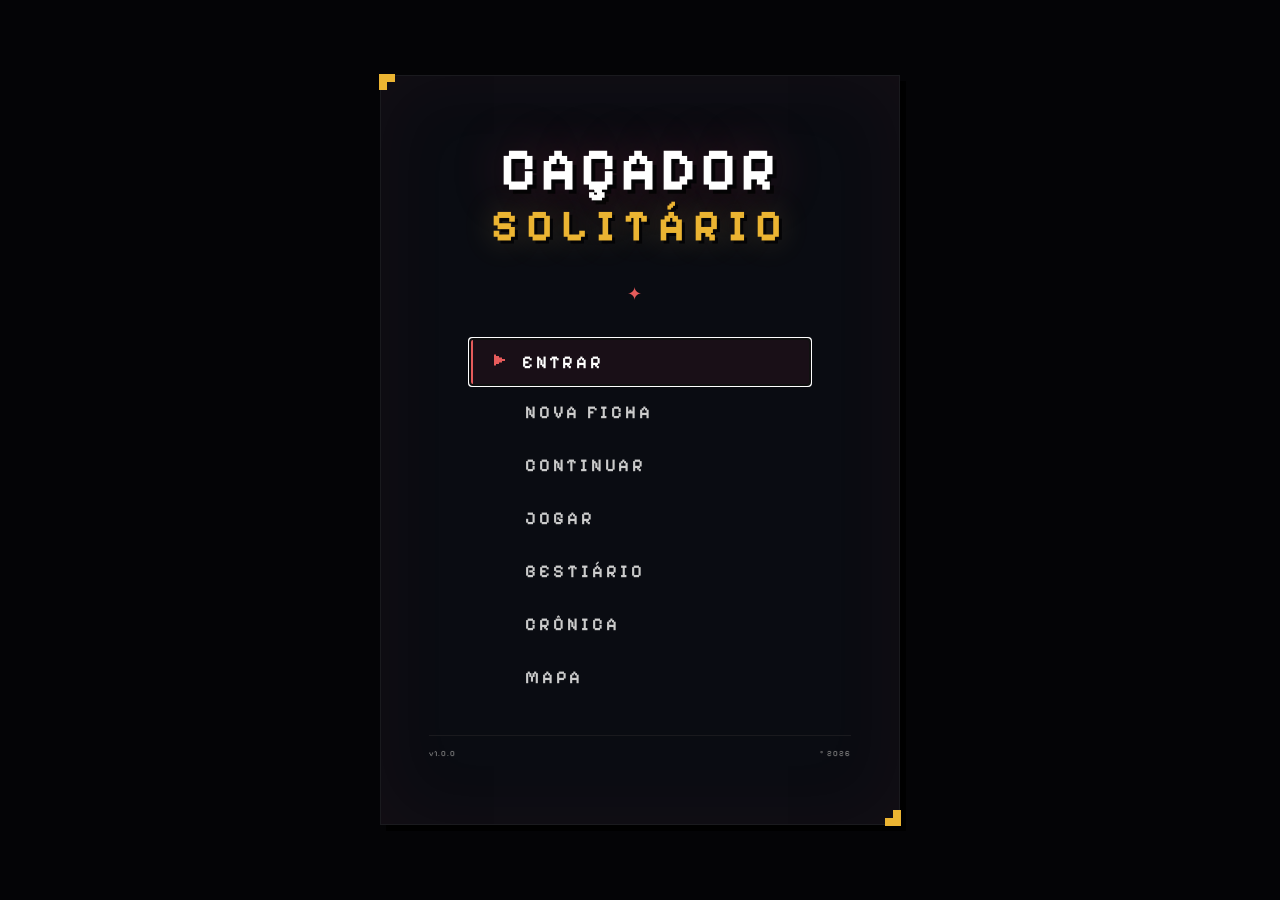
<file: index.html>
﻿<!DOCTYPE html>
<html lang="pt-BR">

<head>
    <meta charset="UTF-8">
    <meta name="viewport" content="width=device-width, initial-scale=1.0">
    <title>Caçador Solitário</title>

    <link rel="preconnect" href="https://fonts.googleapis.com">
    <link rel="preconnect" href="https://fonts.gstatic.com" crossorigin>
    <link
        href="https://fonts.googleapis.com/css2?family=IBM+Plex+Sans:wght@400;600;700&family=Pixelify+Sans:wght@400;600;700&family=Press+Start+2P&display=swap"
        rel="stylesheet">

    <link rel="stylesheet" href="css/global.css">
    <link rel="stylesheet" href="css/home.css">
</head>

<body class="pagina-home">

    <!-- Vídeo de fundo -->
    <video class="home-bg-video" autoplay muted playsinline loop>
        <source src="assets/images/backgrounds/fundo.mp4" type="video/mp4">
    </video>
    <div class="home-bg-overlay"></div>

    <!-- Tela de título -->
    <main class="title-screen">
        <div class="title-panel">

            <h1 class="title-logo">
                <span class="title-logo-main">CAÇADOR</span>
                <span class="title-logo-sub">SOLITÁRIO</span>
            </h1>

            <div class="title-ornament" aria-hidden="true">✦</div>

            <nav class="title-menu" aria-label="Menu principal">

                <button class="title-menu-item" data-action="entrar" type="button">
                    <span class="menu-cursor">▶</span>
                    <span class="menu-label">ENTRAR</span>
                </button>

                <a href="criar.html" class="title-menu-item">
                    <span class="menu-cursor">▶</span>
                    <span class="menu-label">NOVA FICHA</span>
                </a>

                <a href="ficha.html" class="title-menu-item">
                    <span class="menu-cursor">▶</span>
                    <span class="menu-label">CONTINUAR</span>
                </a>

                <a href="jogar.html" class="title-menu-item">
                    <span class="menu-cursor">▶</span>
                    <span class="menu-label">JOGAR</span>
                </a>

                <a href="personagens.html" class="title-menu-item">
                    <span class="menu-cursor">▶</span>
                    <span class="menu-label">BESTIÁRIO</span>
                </a>

                <a href="historia.html" class="title-menu-item">
                    <span class="menu-cursor">▶</span>
                    <span class="menu-label">CRÔNICA</span>
                </a>

                <a href="mapa.html" class="title-menu-item">
                    <span class="menu-cursor">▶</span>
                    <span class="menu-label">MAPA</span>
                </a>

            </nav>

            <div class="title-footer">
                <span>v1.0.0</span>
                <span>© 2026</span>
            </div>

        </div>
    </main>

    <!-- Modal de login -->
    <div class="login-overlay" id="loginOverlay" aria-hidden="true">
        <div class="login-modal" role="dialog" aria-modal="true">

            <button class="login-close" id="loginClose" aria-label="Fechar" type="button">✕</button>

            <h2 class="login-title">Entrar</h2>
            <p class="login-subtitle">A jornada começa</p>

            <form class="login-form" id="loginForm">

                <div class="form-group">
                    <label class="form-label" for="email">Nome do Caçador</label>
                    <input type="text" id="email" name="email" class="form-input" placeholder="cacador@kagetsumi.jp"
                        autocomplete="username" required>
                </div>

                <div class="form-group">
                    <label class="form-label" for="senha">Senha</label>
                    <input type="password" id="senha" name="senha" class="form-input" placeholder="••••••••"
                        autocomplete="current-password" required>
                </div>

                <button type="submit" class="btn btn-primary btn-full btn-lg">Entrar</button>

            </form>

            <div class="login-links">
                <a href="#">Esqueci minha senha</a>
            </div>

        </div>
    </div>

    <script src="js/global.js"></script>
    <script src="js/home.js"></script>

</body>

</html>
</file>
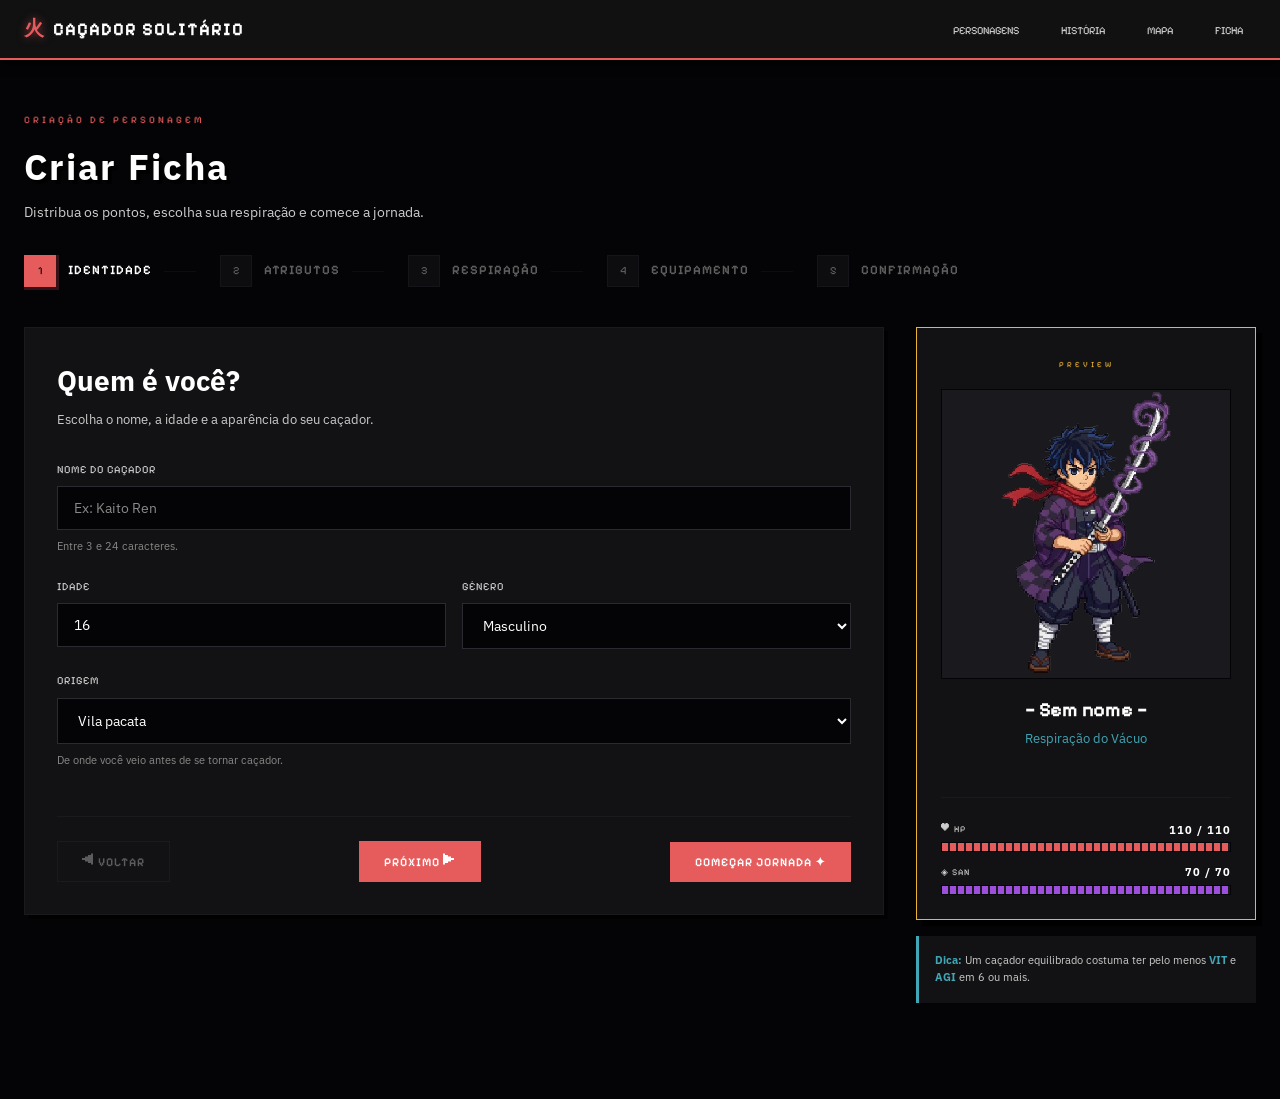
<file: criar.html>
﻿<!DOCTYPE html>
<html lang="pt-BR">

<head>
    <meta charset="UTF-8">
    <meta name="viewport" content="width=device-width, initial-scale=1.0">
    <title>Criar Ficha — Caçador Solitário</title>

    <link rel="icon" type="image/svg+xml" href="assets/icons/ui/favicon.svg">
    <link rel="preconnect" href="https://fonts.googleapis.com">
    <link rel="preconnect" href="https://fonts.gstatic.com" crossorigin>
    <link
        href="https://fonts.googleapis.com/css2?family=IBM+Plex+Sans:wght@400;600;700&family=Pixelify+Sans:wght@400;600;700&family=Press+Start+2P&display=swap"
        rel="stylesheet">

    <link rel="stylesheet" href="css/global.css">
    <link rel="stylesheet" href="css/criar.css">
</head>

<body class="pagina-criar">

    <!-- ============================================================
     HEADER
     ============================================================ -->
    <header class="main-header">
        <div class="header-inner">
            <a href="index.html" class="brand">
                <span class="brand-mark">火</span>
                <span>Caçador Solitário</span>
            </a>
            <nav>
                <ul class="main-nav">
                    <li><a href="personagens.html">Personagens</a></li>
                    <li><a href="historia.html">História</a></li>
                    <li><a href="mapa.html">Mapa</a></li>
                    <li><a href="ficha.html">Ficha</a></li>
                </ul>
            </nav>
        </div>
    </header>

    <!-- ============================================================
     WIZARD DE CRIAÇÃO
     ============================================================ -->
    <main class="create-area">

        <div class="container">

            <!-- Cabeçalho -->
            <div class="create-header">
                <span class="eyebrow">Criação de Personagem</span>
                <h1 class="create-title">Criar Ficha</h1>
                <p class="create-subtitle">
                    Distribua os pontos, escolha sua respiração e comece a jornada.
                </p>
            </div>

            <!-- Barra de passos -->
            <nav class="stepper" aria-label="Etapas">
                <ol class="stepper-list">
                    <li class="stepper-item active" data-step="1">
                        <span class="stepper-num">1</span>
                        <span class="stepper-label">Identidade</span>
                    </li>
                    <li class="stepper-item" data-step="2">
                        <span class="stepper-num">2</span>
                        <span class="stepper-label">Atributos</span>
                    </li>
                    <li class="stepper-item" data-step="3">
                        <span class="stepper-num">3</span>
                        <span class="stepper-label">Respiração</span>
                    </li>
                    <li class="stepper-item" data-step="4">
                        <span class="stepper-num">4</span>
                        <span class="stepper-label">Equipamento</span>
                    </li>
                    <li class="stepper-item" data-step="5">
                        <span class="stepper-num">5</span>
                        <span class="stepper-label">Confirmação</span>
                    </li>
                </ol>
            </nav>

            <!-- Painel de conteúdo -->
            <div class="create-layout">

                <!-- Coluna principal -->
                <div class="create-main">

                    <!-- ========== ETAPA 1: IDENTIDADE ========== -->
                    <section class="step-panel active" data-panel="1">
                        <h2 class="step-title">Quem é você?</h2>
                        <p class="step-desc">Escolha o nome, a idade e a aparência do seu caçador.</p>

                        <div class="form-group">
                            <label class="form-label" for="charName">Nome do Caçador</label>
                            <input type="text" id="charName" class="form-input" placeholder="Ex: Kaito Ren"
                                maxlength="24" required>
                            <p class="form-help">Entre 3 e 24 caracteres.</p>
                        </div>

                        <div class="form-row">
                            <div class="form-group">
                                <label class="form-label" for="charAge">Idade</label>
                                <input type="number" id="charAge" class="form-input" min="14" max="60" value="16">
                            </div>
                            <div class="form-group">
                                <label class="form-label" for="charGender">Gênero</label>
                                <select id="charGender" class="form-input">
                                    <option value="m">Masculino</option>
                                    <option value="f">Feminino</option>
                                    <option value="n">Não-binário</option>
                                </select>
                            </div>
                        </div>

                        <div class="form-group">
                            <label class="form-label" for="charBackground">Origem</label>
                            <select id="charBackground" class="form-input">
                                <option value="vila">Vila pacata</option>
                                <option value="floresta">Floresta isolada</option>
                                <option value="costa">Vila costeira</option>
                                <option value="montanha">Montanha</option>
                                <option value="cidade">Cidade grande</option>
                            </select>
                            <p class="form-help">De onde você veio antes de se tornar caçador.</p>
                        </div>
                    </section>

                    <!-- ========== ETAPA 2: ATRIBUTOS ========== -->
                    <section class="step-panel" data-panel="2">
                        <h2 class="step-title">Distribua seus atributos</h2>
                        <p class="step-desc">
                            Você tem <strong id="pointsTotal">30</strong> pontos para distribuir.
                            Mínimo <strong>3</strong> por atributo, máximo <strong>10</strong>.
                        </p>

                        <!-- Contador de pontos restantes -->
                        <div class="points-counter" id="pointsCounter">
                            <div class="points-counter-main">
                                <span class="points-counter-value" id="pointsRemaining">30</span>
                                <span class="points-counter-label">pontos restantes</span>
                            </div>
                            <div class="points-counter-secondary">
                                <span>Mín: <strong>3</strong></span>
                                <span>Máx: <strong>10</strong></span>
                            </div>
                        </div>

                        <!-- Lista de atributos -->
                        <div class="attributes-editor" id="attributesEditor">
                            <!-- Linhas entram via JS -->
                        </div>

                        <!-- Preview calculado -->
                        <div class="preview-block">
                            <h3 class="preview-title">Derivados</h3>
                            <div class="preview-grid">
                                <div class="preview-item">
                                    <span class="preview-icon preview-icon-hp">♥</span>
                                    <div>
                                        <span class="preview-label">Pontos de Vida (HP)</span>
                                        <span class="preview-value" id="previewHp">—</span>
                                    </div>
                                </div>
                                <div class="preview-item">
                                    <span class="preview-icon preview-icon-san">◈</span>
                                    <div>
                                        <span class="preview-label">Sanidade (SAN)</span>
                                        <span class="preview-value" id="previewSan">—</span>
                                    </div>
                                </div>
                                <div class="preview-item">
                                    <span class="preview-icon preview-icon-atk">⚔</span>
                                    <div>
                                        <span class="preview-label">Ataque</span>
                                        <span class="preview-value" id="previewAtk">—</span>
                                    </div>
                                </div>
                                <div class="preview-item">
                                    <span class="preview-icon preview-icon-def">🛡</span>
                                    <div>
                                        <span class="preview-label">Defesa</span>
                                        <span class="preview-value" id="previewDef">—</span>
                                    </div>
                                </div>
                            </div>
                        </div>
                    </section>

                    <!-- ========== ETAPA 3: RESPIRAÇÃO ========== -->
                    <section class="step-panel" data-panel="3">
                        <h2 class="step-title">Escolha sua Respiração</h2>
                        <p class="step-desc">Cada respiração concede bônus únicos ao caçador.</p>

                        <div class="cards-select" id="breathingSelect">
                            <!-- Cards entram via JS -->
                        </div>
                    </section>

                    <!-- ========== ETAPA 4: EQUIPAMENTO ========== -->
                    <section class="step-panel" data-panel="4">
                        <h2 class="step-title">Escolha seu equipamento inicial</h2>
                        <p class="step-desc">Comece a jornada com o equipamento que combina com seu estilo.</p>

                        <div class="cards-select" id="equipmentSelect">
                            <!-- Cards entram via JS -->
                        </div>
                    </section>

                    <!-- ========== ETAPA 5: CONFIRMAÇÃO ========== -->
                    <section class="step-panel" data-panel="5">
                        <h2 class="step-title">Confirme sua ficha</h2>
                        <p class="step-desc">Revise tudo antes de iniciar a jornada.</p>

                        <div class="summary" id="summary">
                            <!-- Resumo entra via JS -->
                        </div>
                    </section>

                    <!-- Navegação entre etapas -->
                    <div class="step-nav">
                        <button class="btn btn-ghost" id="prevBtn" type="button" disabled>
                            ◀ Voltar
                        </button>
                        <button class="btn btn-primary" id="nextBtn" type="button">
                            Próximo ▶
                        </button>
                        <button class="btn btn-primary" id="confirmBtn" type="button" hidden>
                            Começar Jornada ✦
                        </button>
                    </div>

                </div>

                <!-- Coluna lateral: preview do personagem -->
                <aside class="create-sidebar">

                    <div class="preview-card">
                        <div class="preview-card-header">
                            <span class="preview-card-label">PREVIEW</span>
                        </div>

                        <div class="preview-portrait">
                            <img src="assets/images/personagem.png" alt="Preview" class="preview-portrait-img"
                                id="previewPortrait">
                        </div>

                        <div class="preview-name" id="previewName">— Sem nome —</div>
                        <div class="preview-role" id="previewRole">— sem respiração —</div>

                        <div class="preview-stats" id="previewStats">
                            <!-- Stats compactas entram via JS -->
                        </div>

                        <div class="preview-meters">
                            <div class="meter meter--hp">
                                <div class="meter__label">
                                    <span>♥ HP</span>
                                    <span class="meter__value" id="sidebarHp">— / —</span>
                                </div>
                                <div class="meter__segments" id="sidebarHpSegments"></div>
                            </div>
                            <div class="meter meter--san">
                                <div class="meter__label">
                                    <span>◈ SAN</span>
                                    <span class="meter__value" id="sidebarSan">— / —</span>
                                </div>
                                <div class="meter__segments" id="sidebarSanSegments"></div>
                            </div>
                        </div>
                    </div>

                    <!-- Avisos -->
                    <div class="sidebar-info">
                        <p class="sidebar-hint">
                            <strong>Dica:</strong> Um caçador equilibrado costuma ter
                            pelo menos <strong>VIT</strong> e <strong>AGI</strong> em 6 ou mais.
                        </p>
                    </div>

                </aside>

            </div>

        </div>

    </main>

    <!-- Toast -->
    <div class="toast" id="toast" hidden>
        <span class="toast-text"></span>
    </div>

    <script src="data/atributos.js"></script>
    <script src="data/respiracoes.js"></script>
    <script src="data/equipamentos.js"></script>
    <script src="js/global.js"></script>
    <script src="js/criar.js"></script>

</body>

</html>
</file>
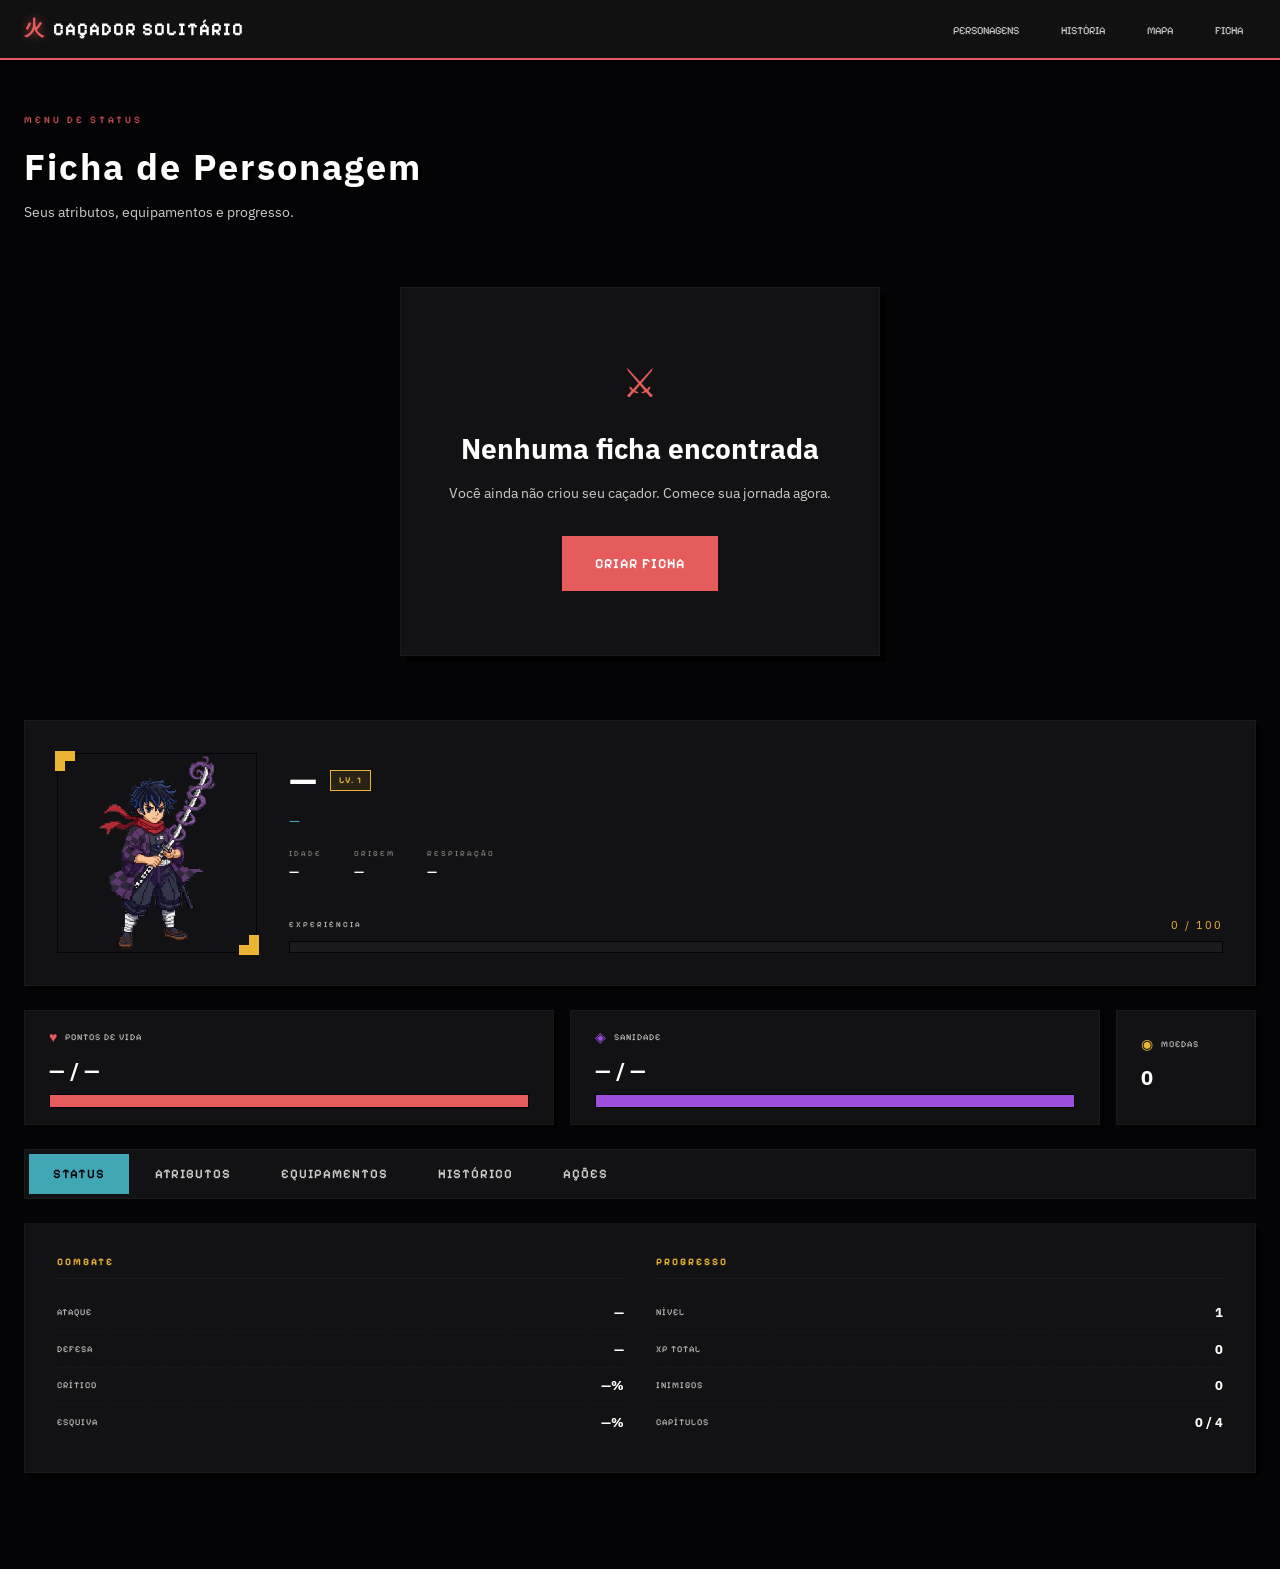
<file: ficha.html>
﻿<!DOCTYPE html>
<html lang="pt-BR">

<head>
    <meta charset="UTF-8">
    <meta name="viewport" content="width=device-width, initial-scale=1.0">
    <title>Ficha — Caçador Solitário</title>

    <link rel="icon" type="image/svg+xml" href="assets/icons/ui/favicon.svg">
    <link rel="preconnect" href="https://fonts.googleapis.com">
    <link rel="preconnect" href="https://fonts.gstatic.com" crossorigin>
    <link
        href="https://fonts.googleapis.com/css2?family=IBM+Plex+Sans:wght@400;600;700&family=Pixelify+Sans:wght@400;600;700&family=Press+Start+2P&display=swap"
        rel="stylesheet">

    <link rel="stylesheet" href="css/global.css">
    <link rel="stylesheet" href="css/ficha.css">
</head>

<body class="pagina-ficha">

    <!-- ============================================================
     HEADER
     ============================================================ -->
    <header class="main-header">
        <div class="header-inner">
            <a href="index.html" class="brand">
                <span class="brand-mark">火</span>
                <span>Caçador Solitário</span>
            </a>
            <nav>
                <ul class="main-nav">
                    <li><a href="personagens.html">Personagens</a></li>
                    <li><a href="historia.html">História</a></li>
                    <li><a href="mapa.html">Mapa</a></li>
                    <li><a href="ficha.html">Ficha</a></li>
                </ul>
            </nav>
        </div>
    </header>

    <!-- ============================================================
     ÁREA DA FICHA
     ============================================================ -->
    <main class="sheet-area">
        <div class="container">

            <!-- Cabeçalho -->
            <div class="sheet-header">
                <span class="eyebrow">Menu de Status</span>
                <h1 class="sheet-title">Ficha de Personagem</h1>
                <p class="sheet-subtitle">Seus atributos, equipamentos e progresso.</p>
            </div>

            <!-- Se não tiver ficha criada -->
            <div class="empty-state" id="emptyState" hidden>
                <div class="empty-icon">⚔</div>
                <h2 class="empty-title">Nenhuma ficha encontrada</h2>
                <p class="empty-text">
                    Você ainda não criou seu caçador. Comece sua jornada agora.
                </p>
                <a href="criar.html" class="btn btn-primary btn-lg">Criar Ficha</a>
            </div>

            <!-- Ficha completa (aparece se tiver ficha salva) -->
            <div class="sheet" id="sheet" hidden>

                <!-- ============================================================
                 IDENTIDADE
                 ============================================================ -->
                <section class="sheet__identity">

                    <div class="sheet__portrait">
                        <img id="sheetPortrait" src="assets/images/personagem.png" alt="Retrato do caçador"
                            class="sheet__portrait-img">
                        <div class="sheet__portrait-frame"></div>
                    </div>

                    <div class="sheet__info">

                        <div class="sheet__name-row">
                            <h2 class="sheet__name" id="sheetName">—</h2>
                            <span class="badge badge-gold" id="sheetLevel">LV. 1</span>
                        </div>

                        <p class="sheet__class" id="sheetClass">—</p>

                        <div class="sheet__meta">
                            <div class="sheet__meta-item">
                                <span class="sheet__meta-label">IDADE</span>
                                <span class="sheet__meta-value" id="sheetAge">—</span>
                            </div>
                            <div class="sheet__meta-item">
                                <span class="sheet__meta-label">ORIGEM</span>
                                <span class="sheet__meta-value" id="sheetOrigin">—</span>
                            </div>
                            <div class="sheet__meta-item">
                                <span class="sheet__meta-label">RESPIRAÇÃO</span>
                                <span class="sheet__meta-value" id="sheetBreath">—</span>
                            </div>
                        </div>

                        <!-- XP Bar -->
                        <div class="xp-bar">
                            <div class="xp-bar__label">
                                <span>EXPERIÊNCIA</span>
                                <span class="xp-bar__value" id="sheetXpValue">0 / 100</span>
                            </div>
                            <div class="xp-bar__track">
                                <div class="xp-bar__fill" id="sheetXpFill" style="width: 0%"></div>
                            </div>
                        </div>

                    </div>

                </section>

                <!-- ============================================================
                 HP / SAN / MOEDAS
                 ============================================================ -->
                <section class="sheet__vitals">

                    <div class="vital-box">
                        <div class="vital-box__header">
                            <span class="vital-box__icon vital-box__icon--hp">♥</span>
                            <span class="vital-box__title">Pontos de Vida</span>
                        </div>
                        <div class="vital-box__value" id="sheetHpValue">— / —</div>
                        <div class="vital-box__bar">
                            <div class="vital-box__fill vital-box__fill--hp" id="sheetHpFill" style="width: 100%"></div>
                        </div>
                    </div>

                    <div class="vital-box">
                        <div class="vital-box__header">
                            <span class="vital-box__icon vital-box__icon--san">◈</span>
                            <span class="vital-box__title">Sanidade</span>
                        </div>
                        <div class="vital-box__value" id="sheetSanValue">— / —</div>
                        <div class="vital-box__bar">
                            <div class="vital-box__fill vital-box__fill--san" id="sheetSanFill" style="width: 100%">
                            </div>
                        </div>
                    </div>

                    <div class="vital-box vital-box--compact">
                        <div class="vital-box__header">
                            <span class="vital-box__icon vital-box__icon--gold">◉</span>
                            <span class="vital-box__title">Moedas</span>
                        </div>
                        <div class="vital-box__value" id="sheetCoins">0</div>
                    </div>

                </section>

                <!-- ============================================================
                 SUB-ABAS
                 ============================================================ -->
                <nav class="sheet__tabs" role="tablist">
                    <button class="sheet__tab active" data-panel="panelStatus" role="tab" type="button">
                        Status
                    </button>
                    <button class="sheet__tab" data-panel="panelAttrs" role="tab" type="button">
                        Atributos
                    </button>
                    <button class="sheet__tab" data-panel="panelEquip" role="tab" type="button">
                        Equipamentos
                    </button>
                    <button class="sheet__tab" data-panel="panelHistory" role="tab" type="button">
                        Histórico
                    </button>
                    <button class="sheet__tab" data-panel="panelActions" role="tab" type="button">
                        Ações
                    </button>
                </nav>

                <!-- ============================================================
                 PAINEL: STATUS
                 ============================================================ -->
                <section class="sheet__panel active" id="panelStatus">

                    <div class="panel-grid-2">

                        <div class="info-block">
                            <h3 class="info-block__title">Combate</h3>

                            <div class="status-row">
                                <span class="status-row__label">ATAQUE</span>
                                <span class="status-row__value" id="statAtk">—</span>
                            </div>
                            <div class="status-row">
                                <span class="status-row__label">DEFESA</span>
                                <span class="status-row__value" id="statDef">—</span>
                            </div>
                            <div class="status-row">
                                <span class="status-row__label">CRÍTICO</span>
                                <span class="status-row__value" id="statCrit">—%</span>
                            </div>
                            <div class="status-row">
                                <span class="status-row__label">ESQUIVA</span>
                                <span class="status-row__value" id="statDodge">—%</span>
                            </div>
                        </div>

                        <div class="info-block">
                            <h3 class="info-block__title">Progresso</h3>

                            <div class="status-row">
                                <span class="status-row__label">NÍVEL</span>
                                <span class="status-row__value" id="statLevel">1</span>
                            </div>
                            <div class="status-row">
                                <span class="status-row__label">XP TOTAL</span>
                                <span class="status-row__value" id="statXpTotal">0</span>
                            </div>
                            <div class="status-row">
                                <span class="status-row__label">INIMIGOS</span>
                                <span class="status-row__value" id="statKills">0</span>
                            </div>
                            <div class="status-row">
                                <span class="status-row__label">CAPÍTULOS</span>
                                <span class="status-row__value" id="statChapters">0 / 4</span>
                            </div>
                        </div>

                    </div>

                </section>

                <!-- ============================================================
                 PAINEL: ATRIBUTOS
                 ============================================================ -->
                <section class="sheet__panel" id="panelAttrs">

                    <h3 class="panel-title">Atributos</h3>
                    <p class="panel-desc">Os seis pilares do caçador.</p>

                    <div class="attributes-list" id="attributesList">
                        <!-- Atributos entram via JS -->
                    </div>

                </section>

                <!-- ============================================================
                 PAINEL: EQUIPAMENTOS
                 ============================================================ -->
                <section class="sheet__panel" id="panelEquip">

                    <h3 class="panel-title">Equipamentos</h3>
                    <p class="panel-desc">O que você carrega na jornada.</p>

                    <div class="equipment-grid">
                        <button class="equip-slot" data-slot="arma" type="button">
                            <span class="equip-slot__icon" id="equipIconWeapon">⚔</span>
                            <span class="equip-slot__label">ARMA</span>
                            <span class="equip-slot__name" id="equipNameWeapon">—</span>
                        </button>

                        <button class="equip-slot" data-slot="armadura" type="button">
                            <span class="equip-slot__icon" id="equipIconArmor">◈</span>
                            <span class="equip-slot__label">ARMADURA</span>
                            <span class="equip-slot__name" id="equipNameArmor">—</span>
                        </button>

                        <button class="equip-slot" data-slot="amuleto" type="button">
                            <span class="equip-slot__icon" id="equipIconAmulet">◆</span>
                            <span class="equip-slot__label">AMULETO</span>
                            <span class="equip-slot__name" id="equipNameAmulet">—</span>
                        </button>

                        <button class="equip-slot" data-slot="item1" type="button">
                            <span class="equip-slot__icon">✚</span>
                            <span class="equip-slot__label">ITEM</span>
                            <span class="equip-slot__name" id="equipNameItem1">—</span>
                        </button>

                        <button class="equip-slot" data-slot="item2" type="button">
                            <span class="equip-slot__icon">✚</span>
                            <span class="equip-slot__label">ITEM</span>
                            <span class="equip-slot__name" id="equipNameItem2">—</span>
                        </button>

                        <button class="equip-slot" data-slot="item3" type="button">
                            <span class="equip-slot__icon">✚</span>
                            <span class="equip-slot__label">ITEM</span>
                            <span class="equip-slot__name" id="equipNameItem3">—</span>
                        </button>
                    </div>

                </section>

                <!-- ============================================================
                 PAINEL: HISTÓRICO
                 ============================================================ -->
                <section class="sheet__panel" id="panelHistory">

                    <h3 class="panel-title">Histórico</h3>
                    <p class="panel-desc">Sua jornada até agora.</p>

                    <div class="chapters-list" id="chaptersList">
                        <!-- Capítulos entram via JS -->
                    </div>

                </section>

                <!-- ============================================================
                 PAINEL: AÇÕES
                 ============================================================ -->
                <section class="sheet__panel" id="panelActions">

                    <h3 class="panel-title">Ações</h3>
                    <p class="panel-desc">O que você quer fazer?</p>

                    <div class="actions-grid">

                        <a href="jogar.html" class="action-card">
                            <span class="action-card__icon">⚔</span>
                            <span class="action-card__title">Continuar Jornada</span>
                            <span class="action-card__desc">Retome de onde parou</span>
                        </a>

                        <a href="mapa.html" class="action-card">
                            <span class="action-card__icon">◈</span>
                            <span class="action-card__title">Explorar Mapa</span>
                            <span class="action-card__desc">Descubra novas regiões</span>
                        </a>

                        <a href="criar.html" class="action-card">
                            <span class="action-card__icon">✎</span>
                            <span class="action-card__title">Editar Ficha</span>
                            <span class="action-card__desc">Refaça seu caçador</span>
                        </a>

                        <button class="action-card action-card--danger" id="deleteSheetBtn" type="button">
                            <span class="action-card__icon">✕</span>
                            <span class="action-card__title">Apagar Ficha</span>
                            <span class="action-card__desc">Recomece do zero</span>
                        </button>

                    </div>

                </section>

            </div>

        </div>
    </main>

    <!-- Modal de confirmação de exclusão -->
    <div class="modal-overlay" id="confirmModal" aria-hidden="true">
        <div class="modal-box modal-box--sm">
            <h3 class="modal-title">Apagar ficha?</h3>
            <p class="modal-desc">
                Essa ação é permanente. Toda a sua jornada será perdida.
            </p>
            <div class="modal-actions">
                <button class="btn btn-ghost" id="cancelDelete" type="button">Cancelar</button>
                <button class="btn btn-danger" id="confirmDelete" type="button">Apagar</button>
            </div>
        </div>
    </div>

    <!-- Toast -->
    <div class="toast" id="toast" hidden>
        <span class="toast-text"></span>
    </div>

    <script src="data/atributos.js"></script>
    <script src="data/respiracoes.js"></script>
    <script src="data/equipamentos.js"></script>
    <script src="js/global.js"></script>
    <script src="js/ficha.js"></script>

</body>

</html>
</file>
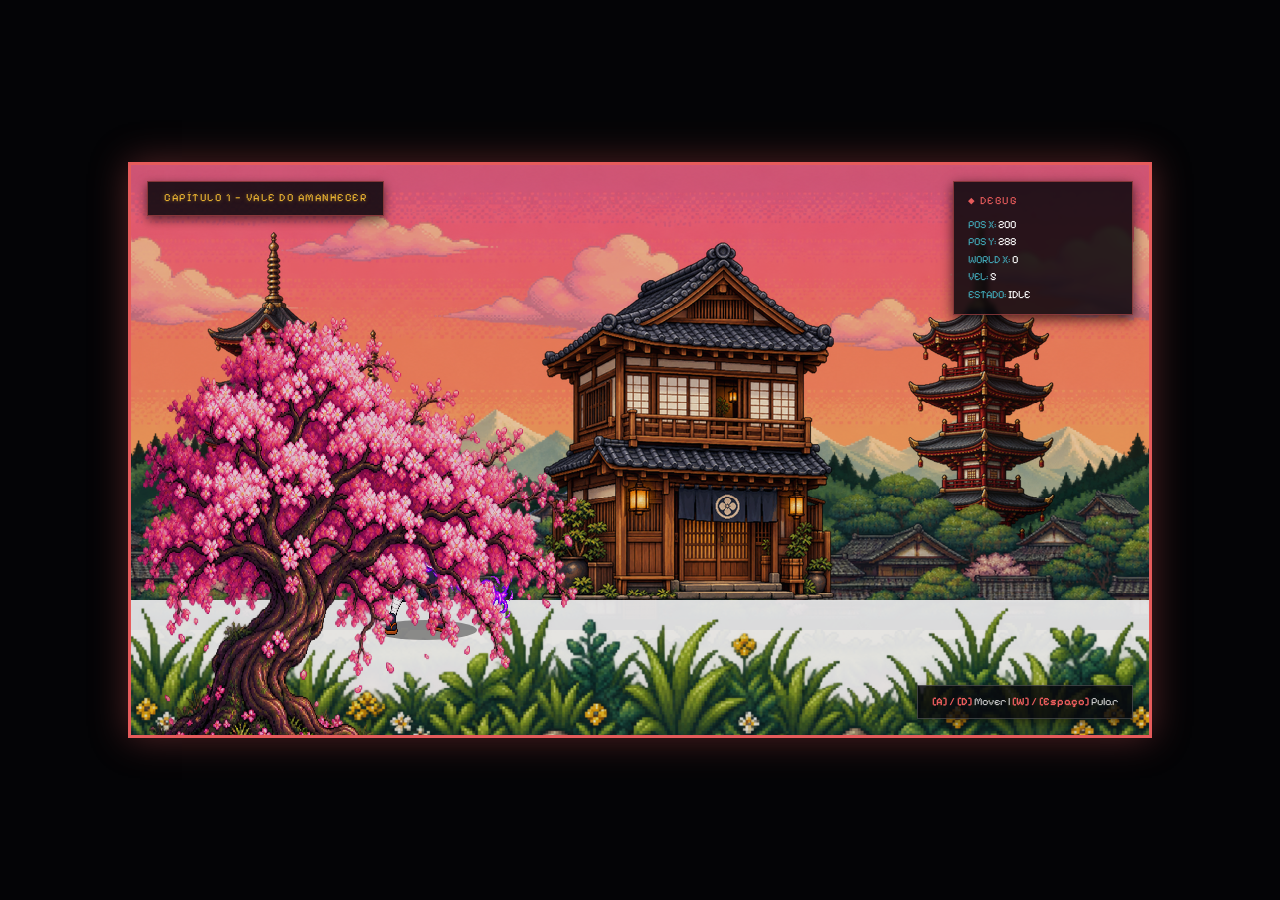
<file: jogar.html>
﻿<!DOCTYPE html>
<html lang="pt-BR">

<head>
    <meta charset="UTF-8">
    <meta name="viewport" content="width=device-width, initial-scale=1.0">
    <title>Caçador Solitário — Capítulo 1: Vale do Amanhecer</title>

    <link rel="preconnect" href="https://fonts.googleapis.com">
    <link rel="preconnect" href="https://fonts.gstatic.com" crossorigin>
    <link href="https://fonts.googleapis.com/css2?family=Pixelify+Sans:wght@400;600;700&display=swap" rel="stylesheet">

    <link rel="stylesheet" href="css/global.css">
    <style>
        * {
            box-sizing: border-box;
            margin: 0;
            padding: 0;
        }

        body {
            background-color: #040406;
            color: #ffffff;
            font-family: 'Pixelify Sans', monospace;
            display: flex;
            flex-direction: column;
            justify-content: center;
            align-items: center;
            min-height: 100vh;
            overflow: hidden;
        }

        .game-viewport {
            position: relative;
            width: 1024px;
            height: 576px;
            border: 3px solid var(--accent-blood-hot, #E65B5B);
            box-shadow: 0 0 35px rgba(230, 91, 91, 0.35), inset 0 0 15px rgba(0, 0, 0, 0.8);
            background: #000;
            overflow: hidden;
        }

        #gameCanvas {
            width: 100%;
            height: 100%;
            image-rendering: pixelated;
            image-rendering: crisp-edges;
            display: block;
        }

        .game-ui-overlay {
            position: absolute;
            top: 16px;
            left: 16px;
            display: flex;
            align-items: center;
            gap: 12px;
            background: rgba(8, 8, 12, 0.85);
            border: 1px solid rgba(230, 91, 91, 0.5);
            padding: 8px 16px;
            box-shadow: 0 4px 10px rgba(0, 0, 0, 0.6);
            pointer-events: none;
        }

        .ui-region-tag {
            font-size: 11px;
            color: var(--accent-gold, #ebb432);
            text-transform: uppercase;
            letter-spacing: 1.5px;
            text-shadow: 0 0 5px rgba(235, 180, 50, 0.4);
        }

        .controls-hint {
            position: absolute;
            bottom: 16px;
            right: 16px;
            background: rgba(8, 8, 12, 0.85);
            border: 1px solid rgba(255, 255, 255, 0.2);
            padding: 8px 14px;
            font-size: 11px;
            color: #ccc;
            pointer-events: none;
            box-shadow: 0 4px 10px rgba(0, 0, 0, 0.6);
        }

        .controls-key {
            color: var(--accent-blood-hot, #E65B5B);
            font-weight: bold;
        }
    </style>
</head>

<body>

    <div class="game-viewport">
        <canvas id="gameCanvas" width="1024" height="576"></canvas>

        <div class="game-ui-overlay">
            <span class="ui-region-tag">capítulo 1 — vale do amanhecer</span>
        </div>

        <div class="controls-hint">
            <span class="controls-key">[A] / [D]</span> Mover | <span class="controls-key">[W] / [Espaço]</span> Pular
        </div>
    </div>

    <script src="js/jogar.js"></script>
</body>

</html>
</file>
<file: css/global.css>
﻿/* ============================================================
   CAÇADOR SOLITÁRIO — css/global.css
   Design System, Reset, Header e Botões Gerais
   ============================================================ */

/* ============================================================
   1. VARIÁVEIS DO SISTEMA
   ============================================================ */
:root {
   /* Cores de Fundo */
   --bg-void: #040406;
   --bg-surface: #121214;
   --bg-elevated: #1a1a1e;

   /* Cores de Destaque */
   --accent-blood: #c83c4a;
   --accent-blood-hot: #E65B5B;
   --accent-blood-dark: #8a2424;
   --accent-gold: #ebb432;
   --accent-spirit: #41a6b5;
   --accent-violet: #9d4edd;

   /* Cores de Estado */
   --hp-color: #E65B5B;
   --san-color: #9d4edd;
   --xp-color: #ebb432;
   --state-danger: #e63946;
   --state-success: #4ade80;
   --state-disabled: #2a2a30;

   /* Texto */
   --text-primary: #ffffff;
   --text-secondary: #cccccc;
   --text-muted: #888888;

   /* Tipografia */
   --font-pixel: 'Pixelify Sans', 'Press Start 2P', monospace;
   --font-display: 'Pixelify Sans', 'Press Start 2P', monospace;
   --font-ui: 'IBM Plex Sans', sans-serif;

   /* Tamanhos de Fonte */
   --fs-xs: 11px;
   --fs-sm: 13px;
   --fs-base: 14px;
   --fs-md: 16px;
   --fs-lg: 20px;
   --fs-xl: 28px;
   --fs-2xl: 36px;

   /* Dimensões do Layout */
   --header-height: 60px;
   --space-1: 4px;
   --space-2: 8px;
   --space-3: 12px;
   --space-4: 16px;
   --space-5: 24px;
   --space-6: 32px;
   --space-7: 48px;
   --space-8: 64px;
   --space-9: 96px;

   /* Bordas e Sombras */
   --border-thin: 1px;
   --border-heavy: 3px;
   --shadow-pixel: 4px 4px 0 rgba(0, 0, 0, 0.8);
   --shadow-pixel-lg: 6px 6px 0 rgba(0, 0, 0, 0.9);

   /* Transições */
   --t-fast: 150ms;
   --t-med: 250ms;
   --t-slow: 400ms;
}

/* ============================================================
   2. RESET E NORMALIZAÇÃO
   ============================================================ */
*,
*::before,
*::after {
   box-sizing: border-box;
   margin: 0;
   padding: 0;
}

html,
body {
   width: 100%;
   min-height: 100%;
   background-color: var(--bg-void);
   color: var(--text-primary);
   font-family: var(--font-ui);
   font-size: var(--fs-base);
   line-height: 1.5;
   -webkit-font-smoothing: antialiased;
   -moz-osx-font-smoothing: grayscale;
   user-select: none;
}

body {
   overflow-x: hidden;
}

img {
   max-width: 100%;
   display: block;
}

a {
   color: inherit;
   text-decoration: none;
}

button {
   font-family: inherit;
   cursor: pointer;
   border: none;
   background: none;
   color: inherit;
}

input,
select,
textarea {
   font-family: inherit;
   font-size: inherit;
   color: inherit;
}

ul,
ol {
   list-style: none;
}

/* ============================================================
   3. CONTAINER
   ============================================================ */
.container {
   width: 100%;
   max-width: 1400px;
   margin: 0 auto;
   padding-inline: var(--space-5);
}

/* ============================================================
   4. CABEÇALHO DA PÁGINA
   ============================================================ */
.main-header {
   position: fixed;
   top: 0;
   left: 0;
   width: 100%;
   height: var(--header-height);
   background: rgba(18, 18, 20, 0.95);
   border-bottom: 2px solid var(--accent-blood-hot);
   box-shadow: 0 2px 10px rgba(0, 0, 0, 0.8);
   z-index: 1000;
   backdrop-filter: blur(4px);
   -webkit-backdrop-filter: blur(4px);
}

.header-inner {
   max-width: 1400px;
   height: 100%;
   margin: 0 auto;
   padding-inline: var(--space-5);
   display: flex;
   align-items: center;
   justify-content: space-between;
}

.brand {
   display: flex;
   align-items: center;
   gap: var(--space-2);
   text-decoration: none;
   color: var(--text-primary);
   font-family: var(--font-pixel);
   font-size: 18px;
   font-weight: 700;
   text-transform: uppercase;
   letter-spacing: 1px;
}

.brand-mark {
   color: var(--accent-blood-hot);
   font-size: 20px;
   text-shadow: 0 0 8px rgba(230, 91, 91, 0.6);
}

.main-nav {
   display: flex;
   list-style: none;
   gap: var(--space-4);
}

.main-nav a {
   text-decoration: none;
   color: var(--text-secondary);
   font-family: var(--font-pixel);
   font-size: 11px;
   text-transform: uppercase;
   padding: var(--space-2) var(--space-3);
   border: 1px solid transparent;
   transition: all 0.2s steps(2);
}

.main-nav a:hover,
.main-nav a.active {
   color: var(--accent-blood-hot);
   border-color: var(--accent-blood-hot);
   background: rgba(230, 91, 91, 0.1);
}

/* ============================================================
   5. BOTÕES RETRÔ
   ============================================================ */
.btn {
   display: inline-flex;
   align-items: center;
   justify-content: center;
   gap: var(--space-2);
   padding: var(--space-3) var(--space-5);
   font-family: var(--font-pixel);
   font-size: 12px;
   font-weight: 600;
   text-transform: uppercase;
   letter-spacing: 1px;
   cursor: pointer;
   border: var(--border-thin) solid transparent;
   transition: all 0.2s steps(2);
   text-decoration: none;
   white-space: nowrap;
}

.btn:disabled {
   opacity: 0.4;
   cursor: not-allowed;
}

.btn-primary {
   background: var(--accent-blood-hot);
   color: var(--text-primary);
   border-color: var(--accent-blood-hot);
}

.btn-primary:hover:not(:disabled) {
   background: var(--accent-blood-dark);
   box-shadow: 0 0 10px rgba(230, 91, 91, 0.5);
}

.btn-secondary {
   background: var(--bg-elevated);
   color: var(--text-secondary);
   border-color: var(--bg-elevated);
}

.btn-secondary:hover:not(:disabled) {
   color: var(--text-primary);
   border-color: var(--text-primary);
}

.btn-ghost {
   background: transparent;
   color: var(--text-secondary);
   border-color: var(--state-disabled);
}

.btn-ghost:hover:not(:disabled) {
   color: var(--text-primary);
   border-color: var(--text-primary);
}

.btn-danger {
   background: var(--state-danger);
   color: var(--text-primary);
   border-color: var(--state-danger);
}

.btn-danger:hover:not(:disabled) {
   background: #c1121f;
   box-shadow: 0 0 10px rgba(230, 57, 70, 0.5);
}

.btn-full {
   width: 100%;
}

.btn-lg {
   padding: var(--space-4) var(--space-6);
   font-size: 14px;
}

/* ============================================================
   6. BADGES
   ============================================================ */
.badge {
   display: inline-flex;
   align-items: center;
   padding: 3px 8px;
   font-family: var(--font-pixel);
   font-size: 9px;
   font-weight: 700;
   letter-spacing: 1px;
   text-transform: uppercase;
   border: var(--border-thin) solid;
   white-space: nowrap;
}

.badge-gold {
   color: var(--accent-gold);
   border-color: var(--accent-gold);
   background: rgba(235, 180, 50, 0.1);
}

.badge-blood {
   color: var(--accent-blood-hot);
   border-color: var(--accent-blood-hot);
   background: rgba(230, 91, 91, 0.1);
}

.badge-spirit {
   color: var(--accent-spirit);
   border-color: var(--accent-spirit);
   background: rgba(65, 166, 181, 0.1);
}

.badge-violet {
   color: var(--accent-violet);
   border-color: var(--accent-violet);
   background: rgba(157, 78, 221, 0.1);
}

/* ============================================================
   7. EYEBROW (Texto pequeno acima de títulos)
   ============================================================ */
.eyebrow {
   display: inline-block;
   font-family: var(--font-pixel);
   font-size: 10px;
   letter-spacing: 3px;
   text-transform: uppercase;
   color: var(--accent-blood-hot);
   margin-bottom: var(--space-3);
}

/* ============================================================
   8. TOAST (Notificações)
   ============================================================ */
.toast {
   position: fixed;
   bottom: var(--space-6);
   left: 50%;
   transform: translateX(-50%) translateY(120%);
   z-index: 10000;
   padding: var(--space-4) var(--space-6);
   background: var(--bg-surface);
   border: var(--border-thin) solid var(--accent-gold);
   box-shadow: var(--shadow-pixel-lg);
   font-family: var(--font-ui);
   font-size: var(--fs-sm);
   color: var(--text-primary);
   opacity: 0;
   transition: transform var(--t-med) steps(4), opacity var(--t-med) steps(4);
   pointer-events: none;
   max-width: 90vw;
}

.toast[hidden] {
   display: none;
}

.toast.show {
   transform: translateX(-50%) translateY(0);
   opacity: 1;
}

.toast-text {
   display: block;
}

/* ============================================================
   9. MODAIS (Overlay genérico)
   ============================================================ */
.modal-overlay {
   position: fixed;
   inset: 0;
   background: rgba(0, 0, 0, 0.85);
   display: none;
   align-items: center;
   justify-content: center;
   z-index: 9999;
   padding: var(--space-4);
   backdrop-filter: blur(4px);
   -webkit-backdrop-filter: blur(4px);
}

.modal-overlay.active {
   display: flex;
}

.modal-overlay[hidden] {
   display: none !important;
}

.modal-box {
   position: relative;
   width: 100%;
   max-width: 640px;
   max-height: 90vh;
   overflow-y: auto;
   padding: var(--space-6);
   background: var(--bg-surface);
   border: var(--border-thin) solid var(--accent-gold);
   box-shadow: var(--shadow-pixel-lg);
   animation: modal-in var(--t-med) steps(4);
}

@keyframes modal-in {
   from {
      opacity: 0;
      transform: translateY(-16px);
   }

   to {
      opacity: 1;
      transform: translateY(0);
   }
}

.modal-close {
   position: absolute;
   top: var(--space-3);
   right: var(--space-3);
   width: 32px;
   height: 32px;
   display: flex;
   align-items: center;
   justify-content: center;
   font-family: var(--font-pixel);
   font-size: 14px;
   color: var(--text-secondary);
   background: var(--bg-elevated);
   border: var(--border-thin) solid var(--state-disabled);
   cursor: pointer;
   transition: all var(--t-fast) steps(2);
   z-index: 10;
}

.modal-close:hover {
   color: var(--text-primary);
   border-color: var(--accent-blood-hot);
   background: rgba(230, 91, 91, 0.15);
}

.modal-title {
   font-size: var(--fs-lg);
   margin-bottom: var(--space-3);
}

/* ============================================================
   10. FORMULÁRIOS
   ============================================================ */
.form-group {
   display: flex;
   flex-direction: column;
   gap: var(--space-2);
   margin-bottom: var(--space-5);
}

.form-row {
   display: grid;
   grid-template-columns: 1fr 1fr;
   gap: var(--space-4);
}

.form-label {
   font-family: var(--font-pixel);
   font-size: 11px;
   letter-spacing: 1px;
   text-transform: uppercase;
   color: var(--text-secondary);
}

.form-input {
   width: 100%;
   padding: var(--space-3) var(--space-4);
   background: var(--bg-void);
   border: var(--border-thin) solid var(--state-disabled);
   color: var(--text-primary);
   font-family: var(--font-ui);
   font-size: var(--fs-base);
   transition: border-color var(--t-fast) steps(2);
}

.form-input:focus {
   outline: none;
   border-color: var(--accent-spirit);
   box-shadow: 0 0 0 2px rgba(65, 166, 181, 0.25);
}

.form-input::placeholder {
   color: var(--text-muted);
}

.form-help {
   font-family: var(--font-ui);
   font-size: var(--fs-xs);
   color: var(--text-muted);
}

/* ============================================================
   11. ANIMAÇÕES UTILITÁRIAS
   ============================================================ */
@keyframes fade-in {
   from {
      opacity: 0;
      transform: translateY(8px);
   }

   to {
      opacity: 1;
      transform: translateY(0);
   }
}

/* ============================================================
   12. RESPONSIVO
   ============================================================ */
@media (max-width: 768px) {
   .container {
      padding-inline: var(--space-4);
   }

   .main-nav {
      gap: var(--space-2);
   }

   .main-nav a {
      font-size: 10px;
      padding: var(--space-1) var(--space-2);
   }

   .brand {
      font-size: 14px;
   }

   .brand-mark {
      font-size: 16px;
   }

   .form-row {
      grid-template-columns: 1fr;
   }

   .modal-box {
      padding: var(--space-4);
   }
}

@media (max-width: 520px) {
   .main-nav {
      display: none;
   }
}
</file>
<file: css/home.css>
﻿/* ============================================================
   CACADOR SOLITÁRIO — home.css
   Tela de título com menu principal e login
   ============================================================ */

/* ============================================================
   1. PÁGINA
   ============================================================ */
.pagina-home {
   overflow: hidden;
   height: 100vh;
   position: relative;
}

/* ============================================================
   2. VÍDEO DE FUNDO
   ============================================================ */
.home-bg-video {
   position: fixed;
   inset: 0;
   width: 100%;
   height: 100%;
   object-fit: cover;
   z-index: -2;
   opacity: 0.4;
   filter: contrast(1.1) saturate(0.9) brightness(0.9);
   pointer-events: none;
}

.home-bg-overlay {
   position: fixed;
   inset: 0;
   z-index: -1;
   pointer-events: none;
   background:
      radial-gradient(ellipse at center,
         rgba(13, 16, 23, 0.5) 0%,
         rgba(13, 16, 23, 0.75) 45%,
         rgba(13, 16, 23, 0.95) 85%,
         rgba(5, 8, 12, 1) 100%);
}

.home-bg-overlay::after {
   content: '';
   position: absolute;
   inset: 0;
   background-image:
      linear-gradient(to right, rgba(82, 214, 208, 0.02) 1px, transparent 1px),
      linear-gradient(to bottom, rgba(82, 214, 208, 0.02) 1px, transparent 1px);
   background-size: 64px 64px;
   pointer-events: none;
}

/* ============================================================
   3. TELA DE TÍTULO
   ============================================================ */
.title-screen {
   position: relative;
   width: 100%;
   min-height: 100vh;
   display: flex;
   align-items: center;
   justify-content: center;
   padding: var(--space-6) var(--space-4);
   z-index: 5;
}

/* ============================================================
   4. PAINEL CENTRAL
   ============================================================ */
.title-panel {
   position: relative;
   width: 100%;
   max-width: 520px;
   padding: var(--space-8) var(--space-7);
   background: rgba(13, 16, 23, 0.78);
   border: var(--border-thin) solid var(--bg-elevated);
   box-shadow:
      var(--shadow-pixel-lg),
      inset 0 0 80px rgba(200, 60, 74, 0.06);
   backdrop-filter: blur(8px);
   -webkit-backdrop-filter: blur(8px);
   display: flex;
   flex-direction: column;
   align-items: center;
   gap: var(--space-6);
   animation: title-panel-in 600ms steps(12) 200ms both;
}

.title-panel::before,
.title-panel::after {
   content: '';
   position: absolute;
   width: 8px;
   height: 8px;
   background: var(--accent-gold);
   pointer-events: none;
}

.title-panel::before {
   top: -2px;
   left: -2px;
   box-shadow:
      8px 0 0 var(--accent-gold),
      0 8px 0 var(--accent-gold);
}

.title-panel::after {
   right: -2px;
   bottom: -2px;
   box-shadow:
      -8px 0 0 var(--accent-gold),
      0 -8px 0 var(--accent-gold);
}

@keyframes title-panel-in {
   from {
      opacity: 0;
      transform: translateY(24px);
   }

   to {
      opacity: 1;
      transform: translateY(0);
   }
}

/* ============================================================
   5. LOGO / TÍTULO
   ============================================================ */
.title-logo {
   display: flex;
   flex-direction: column;
   align-items: center;
   gap: var(--space-1);
   text-align: center;
   line-height: 1;
   font-family: var(--font-pixel);
   font-weight: 700;
   margin: 0;
}

.title-logo-main {
   font-size: 60px;
   letter-spacing: 4px;
   color: var(--text-primary);
   text-shadow:
      4px 4px 0 var(--bg-void),
      0 0 50px rgba(200, 60, 74, 0.35);
}

.title-logo-sub {
   font-size: 44px;
   letter-spacing: 8px;
   color: var(--accent-gold);
   text-shadow:
      3px 3px 0 var(--bg-void),
      0 0 30px rgba(224, 182, 90, 0.3);
}

/* ============================================================
   6. ORNAMENTO
   ============================================================ */
.title-ornament {
   color: var(--accent-blood-hot);
   font-size: 18px;
   letter-spacing: 12px;
   text-align: center;
   animation: ornament-blink 2.4s steps(2) infinite;
   user-select: none;
}

@keyframes ornament-blink {

   0%,
   55% {
      opacity: 1;
   }

   56%,
   100% {
      opacity: 0.35;
   }
}

/* ============================================================
   7. MENU PRINCIPAL
   ============================================================ */
.title-menu {
   display: flex;
   flex-direction: column;
   align-items: stretch;
   gap: 2px;
   width: 100%;
   max-width: 340px;
}

.title-menu-item {
   position: relative;
   display: flex;
   align-items: center;
   gap: var(--space-3);
   padding: var(--space-3) var(--space-5);
   font-family: var(--font-pixel);
   font-size: 18px;
   font-weight: 600;
   letter-spacing: 3px;
   text-transform: uppercase;
   color: var(--text-secondary);
   background: transparent;
   border: none;
   border-left: 3px solid transparent;
   text-align: left;
   text-decoration: none;
   cursor: pointer;
   transition:
      color 0.2s steps(2),
      background-color 0.2s steps(2),
      border-color 0.2s steps(2),
      padding-left 0.2s steps(2);
   user-select: none;
}

.title-menu-item .menu-cursor {
   display: inline-block;
   width: 16px;
   font-family: var(--font-pixel);
   font-size: 12px;
   color: var(--accent-blood-hot);
   opacity: 0;
   transform: translateX(-8px);
   transition: opacity 0.2s steps(2), transform 0.2s steps(2);
}

.title-menu-item .menu-label {
   flex: 1;
}

.title-menu-item:hover,
.title-menu-item.active {
   color: var(--text-primary);
   background: rgba(200, 60, 74, 0.08);
   border-left-color: var(--accent-blood-hot);
   padding-left: calc(var(--space-5) - 3px);
}

.title-menu-item:hover .menu-cursor,
.title-menu-item.active .menu-cursor {
   opacity: 1;
   transform: translateX(0);
}

/* ============================================================
   8. MODAL DE LOGIN
   ============================================================ */
.login-overlay {
   position: fixed;
   inset: 0;
   z-index: 999;
   display: none;
   align-items: center;
   justify-content: center;
   padding: var(--space-4);
   background: rgba(5, 8, 12, 0.92);
   backdrop-filter: blur(6px);
   -webkit-backdrop-filter: blur(6px);
}

.login-overlay.active {
   display: flex;
}

.login-modal {
   position: relative;
   width: 100%;
   max-width: 440px;
   padding: var(--space-7) var(--space-6) var(--space-6);
   background: var(--bg-surface);
   border: 1px solid var(--accent-gold);
   box-shadow: 0 0 60px rgba(224, 182, 90, 0.1);
   animation: modal-in var(--t-med) steps(4);
}

.login-close {
   position: absolute;
   top: var(--space-3);
   right: var(--space-3);
   width: 32px;
   height: 32px;
   display: flex;
   align-items: center;
   justify-content: center;
   font-family: var(--font-pixel);
   font-size: 14px;
   color: var(--text-secondary);
   background: var(--bg-elevated);
   border: var(--border-thin) solid var(--state-disabled);
   cursor: pointer;
   transition: all var(--t-fast) steps(2);
}

.login-close:hover {
   color: var(--text-primary);
   border-color: var(--accent-blood-hot);
}

.login-title {
   font-family: var(--font-pixel);
   font-size: var(--fs-xl);
   text-align: center;
   margin-bottom: var(--space-2);
   color: var(--text-primary);
}

.login-subtitle {
   font-family: var(--font-ui);
   font-size: var(--fs-sm);
   text-align: center;
   color: var(--text-secondary);
   margin-bottom: var(--space-6);
}

.login-form {
   display: flex;
   flex-direction: column;
}

.login-links {
   margin-top: var(--space-5);
   text-align: center;
}

.login-links a {
   font-family: var(--font-ui);
   font-size: var(--fs-xs);
   color: var(--text-muted);
   transition: color var(--t-fast) steps(2);
}

.login-links a:hover {
   color: var(--accent-spirit);
}

/* ============================================================
   9. TÍTULO FOOTER
   ============================================================ */
.title-footer {
   display: flex;
   justify-content: space-between;
   width: 100%;
   font-family: var(--font-pixel);
   font-size: 8px;
   letter-spacing: 1px;
   color: var(--text-muted);
   padding-top: var(--space-3);
   border-top: var(--border-thin) solid var(--bg-elevated);
}

/* ============================================================
   10. RESPONSIVO
   ============================================================ */
@media (max-width: 600px) {
   .title-logo-main {
      font-size: 36px;
      letter-spacing: 2px;
   }

   .title-logo-sub {
      font-size: 26px;
      letter-spacing: 4px;
   }

   .title-panel {
      padding: var(--space-6) var(--space-5);
   }

   .title-menu-item {
      font-size: 15px;
      letter-spacing: 2px;
   }

   .title-ornament {
      font-size: 14px;
      letter-spacing: 8px;
   }
}
</file>
<file: css/criar.css>
﻿/* ============================================================
   CAÇADOR SOLITÁRIO — criar.css
   Wizard de criação de personagem: stepper, atributos, cards, preview
   ============================================================ */

/* ============================================================
   1. PÁGINA
   ============================================================ */
.pagina-criar {
   background: var(--bg-void);
}

.create-area {
   padding-top: calc(var(--header-height) + var(--space-7));
   padding-bottom: var(--space-9);
   min-height: 100vh;
}

.create-header {
   max-width: 680px;
   margin-bottom: var(--space-6);
}

.create-title {
   font-size: var(--fs-2xl);
   letter-spacing: 2px;
   margin-bottom: var(--space-2);
   text-shadow: var(--shadow-pixel);
}

.create-subtitle {
   font-family: var(--font-ui);
   font-size: var(--fs-base);
   color: var(--text-secondary);
}

/* ============================================================
   2. STEPPER
   ============================================================ */
.stepper {
   margin-bottom: var(--space-6);
   overflow-x: auto;
   padding-bottom: var(--space-2);
}

.stepper-list {
   display: flex;
   align-items: center;
   min-width: max-content;
}

.stepper-item {
   display: flex;
   align-items: center;
   gap: var(--space-3);
   opacity: 0.45;
   transition: opacity var(--t-fast) steps(2);
}

.stepper-item.active,
.stepper-item.done {
   opacity: 1;
}

.stepper-num {
   display: flex;
   align-items: center;
   justify-content: center;
   width: 32px;
   height: 32px;
   flex-shrink: 0;
   font-family: var(--font-pixel);
   font-size: 11px;
   color: var(--text-secondary);
   background: var(--bg-elevated);
   border: var(--border-thin) solid var(--state-disabled);
}

.stepper-item.active .stepper-num {
   color: var(--bg-void);
   background: var(--accent-blood-hot);
   border-color: var(--accent-blood-hot);
   box-shadow: 0 0 0 3px rgba(200, 60, 74, 0.25);
}

.stepper-item.done .stepper-num {
   color: var(--bg-void);
   background: var(--accent-gold);
   border-color: var(--accent-gold);
}

.stepper-item.done .stepper-num::after {
   content: '✓';
   font-family: var(--font-pixel);
}

.stepper-label {
   font-family: var(--font-display);
   font-size: var(--fs-sm);
   font-weight: 600;
   letter-spacing: 1px;
   text-transform: uppercase;
   color: var(--text-secondary);
   white-space: nowrap;
}

.stepper-item.active .stepper-label {
   color: var(--text-primary);
}

.stepper-item+.stepper-item::before {
   content: '';
   display: block;
   width: 32px;
   height: var(--border-thin);
   background: var(--bg-elevated);
   margin: 0 var(--space-3);
}

/* ============================================================
   3. LAYOUT (coluna principal + sidebar)
   ============================================================ */
.create-layout {
   display: grid;
   grid-template-columns: 1fr 340px;
   gap: var(--space-6);
   align-items: start;
}

.create-main {
   padding: var(--space-6);
   background: var(--bg-surface);
   border: var(--border-thin) solid var(--bg-elevated);
   box-shadow: var(--shadow-pixel);
}

/* ============================================================
   4. PAINÉIS DE ETAPA
   ============================================================ */
.step-panel {
   display: none;
   animation: fade-in var(--t-med) steps(4);
}

.step-panel.active {
   display: block;
}

.step-title {
   font-size: var(--fs-xl);
   margin-bottom: var(--space-2);
}

.step-desc {
   font-family: var(--font-ui);
   font-size: var(--fs-sm);
   color: var(--text-secondary);
   margin-bottom: var(--space-6);
}

.step-desc strong {
   color: var(--accent-gold);
}

/* ============================================================
   5. ETAPA 2 — CONTADOR DE PONTOS
   ============================================================ */
.points-counter {
   display: flex;
   align-items: center;
   justify-content: space-between;
   padding: var(--space-4) var(--space-5);
   margin-bottom: var(--space-6);
   background: var(--bg-elevated);
   border: var(--border-thin) solid var(--accent-spirit);
   box-shadow: var(--shadow-pixel);
}

.points-counter-main {
   display: flex;
   align-items: baseline;
   gap: var(--space-2);
}

.points-counter-value {
   font-family: var(--font-pixel);
   font-size: 24px;
   color: var(--accent-spirit);
}

.points-counter.is-zero .points-counter-value {
   color: var(--state-success);
}

.points-counter.is-over .points-counter-value {
   color: var(--state-danger);
}

.points-counter-label {
   font-family: var(--font-ui);
   font-size: var(--fs-sm);
   color: var(--text-secondary);
}

.points-counter-secondary {
   display: flex;
   gap: var(--space-4);
   font-family: var(--font-ui);
   font-size: var(--fs-xs);
   color: var(--text-muted);
}

.points-counter-secondary strong {
   color: var(--text-secondary);
}

/* ============================================================
   6. EDITOR DE ATRIBUTOS
   ============================================================ */
.attributes-editor {
   display: flex;
   flex-direction: column;
   gap: var(--space-3);
   margin-bottom: var(--space-6);
}

.attribute-editor-row {
   display: grid;
   grid-template-columns: 90px 1fr auto;
   align-items: center;
   gap: var(--space-4);
   padding: var(--space-3) var(--space-4);
   background: var(--bg-elevated);
   border: var(--border-thin) solid var(--bg-void);
}

.attribute-editor-row__label {
   display: flex;
   flex-direction: column;
   gap: 2px;
}

.attribute-editor-row__abbr {
   font-family: var(--font-pixel);
   font-size: 12px;
   letter-spacing: 1px;
   color: var(--accent-spirit);
}

.attribute-editor-row__name {
   font-family: var(--font-ui);
   font-size: 10px;
   color: var(--text-muted);
}

.attribute-editor-row__bar {
   height: 10px;
   background: var(--bg-void);
   border: var(--border-thin) solid var(--state-disabled);
   overflow: hidden;
}

.attribute-editor-row__fill {
   height: 100%;
   background: var(--accent-spirit);
   transition: width var(--t-fast) steps(6);
}

.attribute-editor-row__controls {
   display: flex;
   align-items: center;
   gap: var(--space-2);
}

.attr-btn {
   width: 32px;
   height: 32px;
   display: flex;
   align-items: center;
   justify-content: center;
   font-family: var(--font-pixel);
   font-size: 14px;
   color: var(--text-primary);
   background: var(--bg-void);
   border: var(--border-thin) solid var(--state-disabled);
   cursor: pointer;
   transition: border-color var(--t-fast) steps(2),
      transform var(--t-fast) steps(1);
}

.attr-btn:hover:not(:disabled) {
   border-color: var(--accent-spirit);
}

.attr-btn:active:not(:disabled) {
   transform: translate(2px, 2px);
}

.attr-btn:disabled {
   opacity: 0.35;
   cursor: not-allowed;
}

.attribute-editor-row__value {
   min-width: 28px;
   text-align: center;
   font-family: var(--font-ui);
   font-size: var(--fs-md);
   font-weight: 700;
   color: var(--text-primary);
}

/* ============================================================
   7. PREVIEW DE DERIVADOS
   ============================================================ */
.preview-block {
   padding: var(--space-5);
   background: var(--bg-elevated);
   border: var(--border-thin) solid var(--bg-void);
}

.preview-title {
   font-family: var(--font-pixel);
   font-size: 10px;
   letter-spacing: 2px;
   text-transform: uppercase;
   color: var(--accent-gold);
   margin-bottom: var(--space-4);
}

.preview-grid {
   display: grid;
   grid-template-columns: repeat(2, 1fr);
   gap: var(--space-4);
}

.preview-item {
   display: flex;
   align-items: center;
   gap: var(--space-3);
}

.preview-icon {
   display: flex;
   align-items: center;
   justify-content: center;
   width: 36px;
   height: 36px;
   flex-shrink: 0;
   font-size: var(--fs-md);
   background: var(--bg-void);
   border: var(--border-thin) solid var(--state-disabled);
}

.preview-icon-hp {
   color: var(--hp-color);
   border-color: var(--hp-color);
}

.preview-icon-san {
   color: var(--san-color);
   border-color: var(--san-color);
}

.preview-icon-atk {
   color: var(--accent-blood-hot);
   border-color: var(--accent-blood-hot);
}

.preview-icon-def {
   color: var(--accent-spirit);
   border-color: var(--accent-spirit);
}

.preview-item>div {
   display: flex;
   flex-direction: column;
}

.preview-label {
   font-family: var(--font-ui);
   font-size: 10px;
   color: var(--text-muted);
}

.preview-value {
   font-family: var(--font-ui);
   font-size: var(--fs-md);
   font-weight: 700;
   color: var(--text-primary);
}

/* ============================================================
   8. CARDS DE SELEÇÃO (respiração / equipamento)
   ============================================================ */
.cards-select {
   display: grid;
   grid-template-columns: repeat(2, 1fr);
   gap: var(--space-4);
}

.select-card {
   position: relative;
   display: flex;
   flex-direction: column;
   gap: var(--space-3);
   padding: var(--space-5);
   background: var(--bg-elevated);
   border: var(--border-thin) solid var(--state-disabled);
   cursor: pointer;
   text-align: left;
   transition: border-color var(--t-fast) steps(2),
      transform var(--t-fast) steps(1),
      box-shadow var(--t-fast) steps(1);
}

.select-card:hover {
   border-color: var(--accent-spirit);
   transform: translateY(-2px);
}

.select-card.selected {
   border-color: var(--accent-gold);
   box-shadow: 0 0 0 2px rgba(224, 182, 90, 0.3), var(--shadow-pixel);
   background: rgba(224, 182, 90, 0.06);
}

.select-card.selected::after {
   content: '✓';
   position: absolute;
   top: var(--space-3);
   right: var(--space-3);
   width: 24px;
   height: 24px;
   display: flex;
   align-items: center;
   justify-content: center;
   font-family: var(--font-pixel);
   font-size: 11px;
   color: var(--bg-void);
   background: var(--accent-gold);
}

.select-card__icon {
   font-size: 26px;
   color: var(--accent-spirit);
}

.select-card__name {
   font-family: var(--font-display);
   font-size: var(--fs-md);
   font-weight: 700;
   color: var(--text-primary);
}

.select-card__desc {
   font-family: var(--font-ui);
   font-size: var(--fs-sm);
   line-height: 1.5;
   color: var(--text-secondary);
}

.select-card__bonus {
   display: flex;
   flex-wrap: wrap;
   gap: var(--space-2);
   margin-top: var(--space-1);
}

/* ============================================================
   9. RESUMO (etapa 5)
   ============================================================ */
.summary {
   display: flex;
   flex-direction: column;
   gap: var(--space-4);
}

.summary-block {
   padding: var(--space-5);
   background: var(--bg-elevated);
   border: var(--border-thin) solid var(--bg-void);
}

.summary-block__title {
   font-family: var(--font-pixel);
   font-size: 9px;
   letter-spacing: 2px;
   text-transform: uppercase;
   color: var(--accent-gold);
   margin-bottom: var(--space-3);
}

.summary-row {
   display: flex;
   align-items: center;
   justify-content: space-between;
   padding: var(--space-2) 0;
   font-family: var(--font-ui);
   font-size: var(--fs-sm);
}

.summary-row+.summary-row {
   border-top: 1px dashed var(--bg-void);
}

.summary-row__label {
   color: var(--text-secondary);
}

.summary-row__value {
   font-weight: 700;
   color: var(--text-primary);
}

/* ============================================================
   10. NAVEGAÇÃO ENTRE ETAPAS
   ============================================================ */
.step-nav {
   display: flex;
   align-items: center;
   justify-content: space-between;
   margin-top: var(--space-7);
   padding-top: var(--space-5);
   border-top: var(--border-thin) solid var(--bg-elevated);
}

/* ============================================================
   11. SIDEBAR — PREVIEW DO PERSONAGEM
   ============================================================ */
.create-sidebar {
   position: sticky;
   top: calc(var(--header-height) + var(--space-5));
   display: flex;
   flex-direction: column;
   gap: var(--space-4);
}

.preview-card {
   padding: var(--space-5);
   background: var(--bg-surface);
   border: var(--border-thin) solid var(--accent-gold);
   box-shadow: var(--shadow-pixel-lg);
}

.preview-card-header {
   text-align: center;
   margin-bottom: var(--space-4);
}

.preview-card-label {
   font-family: var(--font-pixel);
   font-size: 8px;
   letter-spacing: 3px;
   color: var(--accent-gold);
}

.preview-portrait {
   width: 100%;
   aspect-ratio: 1;
   margin-bottom: var(--space-4);
   background: var(--bg-elevated);
   border: var(--border-thin) solid var(--bg-void);
   overflow: hidden;
}

.preview-portrait-img {
   width: 100%;
   height: 100%;
   object-fit: cover;
   image-rendering: pixelated;
}

.preview-name {
   font-family: var(--font-display);
   font-size: var(--fs-lg);
   font-weight: 700;
   text-align: center;
   color: var(--text-primary);
   margin-bottom: var(--space-1);
}

.preview-role {
   font-family: var(--font-ui);
   font-size: var(--fs-sm);
   text-align: center;
   color: var(--accent-spirit);
   margin-bottom: var(--space-5);
}

.preview-stats {
   display: flex;
   flex-direction: column;
   gap: var(--space-2);
   margin-bottom: var(--space-5);
   padding-bottom: var(--space-5);
   border-bottom: var(--border-thin) solid var(--bg-elevated);
}

.preview-meters {
   display: flex;
   flex-direction: column;
   gap: var(--space-3);
}

/* --- Barras de HP/SAN na sidebar --- */
.meter {
   display: flex;
   flex-direction: column;
   gap: var(--space-1);
}

.meter__label {
   display: flex;
   align-items: center;
   justify-content: space-between;
   font-family: var(--font-pixel);
   font-size: 9px;
   letter-spacing: 1px;
   color: var(--text-secondary);
}

.meter__value {
   font-family: var(--font-ui);
   font-size: 11px;
   font-weight: 700;
   color: var(--text-primary);
}

.meter__segments {
   display: flex;
   gap: 2px;
   height: 10px;
}

.meter__segments::before {
   content: '';
   flex: 1;
   background: var(--bg-elevated);
   border: var(--border-thin) solid var(--bg-void);
}

.meter--hp .meter__segments::before {
   background: repeating-linear-gradient(90deg,
         var(--hp-color) 0,
         var(--hp-color) 6px,
         var(--bg-elevated) 6px,
         var(--bg-elevated) 8px);
}

.meter--san .meter__segments::before {
   background: repeating-linear-gradient(90deg,
         var(--san-color) 0,
         var(--san-color) 6px,
         var(--bg-elevated) 6px,
         var(--bg-elevated) 8px);
}

/* --- Aviso lateral --- */
.sidebar-info {
   padding: var(--space-4);
   background: var(--bg-surface);
   border-left: var(--border-heavy) solid var(--accent-spirit);
}

.sidebar-hint {
   font-family: var(--font-ui);
   font-size: var(--fs-xs);
   line-height: 1.6;
   color: var(--text-secondary);
}

.sidebar-hint strong {
   color: var(--accent-spirit);
}

/* ============================================================
   12. RESPONSIVO
   ============================================================ */
@media (max-width: 1024px) {
   .create-layout {
      grid-template-columns: 1fr;
   }

   .create-sidebar {
      position: static;
      order: -1;
   }

   .preview-card {
      max-width: 340px;
      margin: 0 auto;
   }
}

@media (max-width: 768px) {
   .create-main {
      padding: var(--space-4);
   }

   .create-title {
      font-size: var(--fs-xl);
   }

   .cards-select {
      grid-template-columns: 1fr;
   }

   .preview-grid {
      grid-template-columns: 1fr;
   }

   .attribute-editor-row {
      grid-template-columns: 64px 1fr auto;
      gap: var(--space-2);
   }

   .step-nav {
      flex-wrap: wrap;
      gap: var(--space-3);
   }

   .step-nav .btn {
      flex: 1;
      min-width: 140px;
   }
}

@media (max-width: 480px) {
   .stepper-label {
      display: none;
   }

   .stepper-item+.stepper-item::before {
      width: 16px;
      margin: 0 var(--space-2);
   }

   .attribute-editor-row {
      grid-template-columns: 1fr auto;
      grid-template-areas:
         "label controls"
         "bar bar";
   }

   .attribute-editor-row__label {
      grid-area: label;
   }

   .attribute-editor-row__controls {
      grid-area: controls;
   }

   .attribute-editor-row__bar {
      grid-area: bar;
      margin-top: var(--space-2);
   }

   .points-counter {
      flex-direction: column;
      align-items: flex-start;
      gap: var(--space-3);
   }

   .points-counter-secondary {
      width: 100%;
      justify-content: space-between;
   }
}
</file>
<file: css/ficha.css>
﻿/* ============================================================
   CAÇADOR SOLITÁRIO — ficha.css
   Ficha de personagem: identidade, vitais, abas, painéis
   ============================================================ */

/* ============================================================
   1. PÁGINA
   ============================================================ */
.pagina-ficha {
   background: var(--bg-void);
}

.sheet-area {
   padding-top: calc(var(--header-height) + var(--space-7));
   padding-bottom: var(--space-9);
   min-height: 100vh;
}

.sheet-header {
   max-width: 680px;
   margin-bottom: var(--space-6);
}

.sheet-title {
   font-size: var(--fs-2xl);
   letter-spacing: 2px;
   margin-bottom: var(--space-2);
   text-shadow: var(--shadow-pixel);
}

.sheet-subtitle {
   font-family: var(--font-ui);
   font-size: var(--fs-base);
   color: var(--text-secondary);
}

/* ============================================================
   2. EMPTY STATE
   ============================================================ */
.empty-state {
   max-width: 480px;
   margin: var(--space-8) auto;
   padding: var(--space-8) var(--space-6);
   text-align: center;
   background: var(--bg-surface);
   border: var(--border-thin) solid var(--bg-elevated);
   box-shadow: var(--shadow-pixel-lg);
}

.empty-icon {
   font-size: 40px;
   color: var(--accent-blood-hot);
   margin-bottom: var(--space-4);
}

.empty-title {
   font-size: var(--fs-xl);
   margin-bottom: var(--space-3);
}

.empty-text {
   font-family: var(--font-ui);
   font-size: var(--fs-base);
   color: var(--text-secondary);
   line-height: 1.6;
   margin-bottom: var(--space-6);
}

/* ============================================================
   3. FICHA — CONTAINER
   ============================================================ */
.sheet {
   display: flex;
   flex-direction: column;
   gap: var(--space-5);
}

/* ============================================================
   4. IDENTIDADE
   ============================================================ */
.sheet__identity {
   display: grid;
   grid-template-columns: 200px 1fr;
   gap: var(--space-6);
   padding: var(--space-6);
   background: var(--bg-surface);
   border: var(--border-thin) solid var(--bg-elevated);
   box-shadow: var(--shadow-pixel);
}

.sheet__portrait {
   position: relative;
   width: 200px;
   height: 200px;
}

.sheet__portrait-img {
   width: 100%;
   height: 100%;
   object-fit: cover;
   image-rendering: pixelated;
   border: var(--border-thin) solid var(--bg-void);
}

.sheet__portrait-frame {
   position: absolute;
   inset: 0;
   pointer-events: none;
}

.sheet__portrait-frame::before,
.sheet__portrait-frame::after {
   content: '';
   position: absolute;
   width: 10px;
   height: 10px;
   background: var(--accent-gold);
}

.sheet__portrait-frame::before {
   top: -2px;
   left: -2px;
   box-shadow: 10px 0 0 var(--accent-gold), 0 10px 0 var(--accent-gold);
}

.sheet__portrait-frame::after {
   right: -2px;
   bottom: -2px;
   box-shadow: -10px 0 0 var(--accent-gold), 0 -10px 0 var(--accent-gold);
}

.sheet__info {
   display: flex;
   flex-direction: column;
   min-width: 0;
}

.sheet__name-row {
   display: flex;
   align-items: center;
   gap: var(--space-3);
   margin-bottom: var(--space-1);
}

.sheet__name {
   font-size: var(--fs-2xl);
   letter-spacing: 1px;
}

.sheet__class {
   font-family: var(--font-ui);
   font-size: var(--fs-base);
   color: var(--accent-spirit);
   margin-bottom: var(--space-4);
}

.sheet__meta {
   display: flex;
   flex-wrap: wrap;
   gap: var(--space-6);
   margin-bottom: var(--space-5);
}

.sheet__meta-item {
   display: flex;
   flex-direction: column;
   gap: 2px;
}

.sheet__meta-label {
   font-family: var(--font-pixel);
   font-size: 8px;
   letter-spacing: 2px;
   color: var(--text-muted);
}

.sheet__meta-value {
   font-family: var(--font-ui);
   font-size: var(--fs-sm);
   font-weight: 600;
   color: var(--text-primary);
}

/* --- XP bar --- */
.xp-bar {
   margin-top: auto;
}

.xp-bar__label {
   display: flex;
   align-items: center;
   justify-content: space-between;
   margin-bottom: var(--space-2);
   font-family: var(--font-pixel);
   font-size: 8px;
   letter-spacing: 2px;
   text-transform: uppercase;
   color: var(--text-secondary);
}

.xp-bar__value {
   font-family: var(--font-ui);
   font-size: var(--fs-xs);
   color: var(--accent-gold);
}

.xp-bar__track {
   height: 12px;
   background: var(--bg-elevated);
   border: var(--border-thin) solid var(--bg-void);
   overflow: hidden;
}

.xp-bar__fill {
   height: 100%;
   background: var(--xp-color);
   transition: width var(--t-slow) steps(10);
}

/* ============================================================
   5. VITAIS (HP / SAN / MOEDAS)
   ============================================================ */
.sheet__vitals {
   display: grid;
   grid-template-columns: 1fr 1fr auto;
   gap: var(--space-4);
}

.vital-box {
   padding: var(--space-4) var(--space-5);
   background: var(--bg-surface);
   border: var(--border-thin) solid var(--bg-elevated);
   box-shadow: var(--shadow-pixel);
}

.vital-box--compact {
   display: flex;
   flex-direction: column;
   justify-content: center;
   min-width: 140px;
}

.vital-box__header {
   display: flex;
   align-items: center;
   gap: var(--space-2);
   margin-bottom: var(--space-2);
}

.vital-box__icon {
   font-size: var(--fs-base);
}

.vital-box__icon--hp {
   color: var(--hp-color);
}

.vital-box__icon--san {
   color: var(--san-color);
}

.vital-box__icon--gold {
   color: var(--accent-gold);
}

.vital-box__title {
   font-family: var(--font-pixel);
   font-size: 9px;
   letter-spacing: 1px;
   text-transform: uppercase;
   color: var(--text-secondary);
}

.vital-box__value {
   font-family: var(--font-ui);
   font-size: var(--fs-lg);
   font-weight: 700;
   color: var(--text-primary);
   margin-bottom: var(--space-2);
}

.vital-box__bar {
   height: 14px;
   background: var(--bg-elevated);
   border: var(--border-thin) solid var(--bg-void);
   overflow: hidden;
}

.vital-box__fill {
   height: 100%;
   transition: width var(--t-slow) steps(10);
}

.vital-box__fill--hp {
   background: var(--hp-color);
}

.vital-box__fill--san {
   background: var(--san-color);
}

/* ============================================================
   6. SUB-ABAS
   ============================================================ */
.sheet__tabs {
   display: flex;
   gap: 2px;
   flex-wrap: wrap;
   background: var(--bg-surface);
   border: var(--border-thin) solid var(--bg-elevated);
   padding: 4px;
}

.sheet__tab {
   padding: var(--space-3) var(--space-5);
   font-family: var(--font-display);
   font-size: var(--fs-sm);
   font-weight: 600;
   letter-spacing: 1px;
   text-transform: uppercase;
   color: var(--text-secondary);
   background: transparent;
   border: none;
   cursor: pointer;
   transition: color var(--t-fast) steps(2),
      background-color var(--t-fast) steps(2);
}

.sheet__tab:hover {
   color: var(--text-primary);
}

.sheet__tab.active {
   color: var(--bg-void);
   background: var(--accent-spirit);
}

/* ============================================================
   7. PAINÉIS
   ============================================================ */
.sheet__panel {
   display: none;
   padding: var(--space-6);
   background: var(--bg-surface);
   border: var(--border-thin) solid var(--bg-elevated);
   border-top: none;
   box-shadow: var(--shadow-pixel);
   animation: fade-in var(--t-med) steps(4);
}

.sheet__panel.active {
   display: block;
}

.panel-title {
   font-size: var(--fs-xl);
   margin-bottom: var(--space-1);
}

.panel-desc {
   font-family: var(--font-ui);
   font-size: var(--fs-sm);
   color: var(--text-secondary);
   margin-bottom: var(--space-5);
}

/* --- Grid 2 colunas dentro do painel Status --- */
.panel-grid-2 {
   display: grid;
   grid-template-columns: 1fr 1fr;
   gap: var(--space-6);
}

.info-block__title {
   font-family: var(--font-pixel);
   font-size: 10px;
   letter-spacing: 2px;
   text-transform: uppercase;
   color: var(--accent-gold);
   margin-bottom: var(--space-4);
   padding-bottom: var(--space-2);
   border-bottom: var(--border-thin) solid var(--bg-elevated);
}

.status-row {
   display: flex;
   align-items: center;
   justify-content: space-between;
   padding: var(--space-2) 0;
   font-family: var(--font-ui);
   font-size: var(--fs-sm);
}

.status-row+.status-row {
   border-top: 1px dashed var(--bg-elevated);
}

.status-row__label {
   font-family: var(--font-pixel);
   font-size: 9px;
   letter-spacing: 1px;
   color: var(--text-secondary);
}

.status-row__value {
   font-weight: 700;
   color: var(--text-primary);
}

/* ============================================================
   8. ATRIBUTOS (lista com barras)
   ============================================================ */
.attributes-list {
   display: grid;
   grid-template-columns: 1fr 1fr;
   gap: var(--space-5);
}

.attribute-row {
   display: flex;
   flex-direction: column;
   gap: var(--space-2);
}

.attribute-row__head {
   display: flex;
   align-items: center;
   justify-content: space-between;
}

.attribute-row__abbr {
   font-family: var(--font-pixel);
   font-size: 11px;
   letter-spacing: 2px;
   color: var(--accent-spirit);
}

.attribute-row__name {
   font-family: var(--font-ui);
   font-size: var(--fs-xs);
   color: var(--text-muted);
}

.attribute-row__value {
   font-family: var(--font-ui);
   font-size: var(--fs-md);
   font-weight: 700;
   color: var(--text-primary);
}

.attribute-row__bar {
   height: 10px;
   background: var(--bg-elevated);
   border: var(--border-thin) solid var(--bg-void);
   overflow: hidden;
}

.attribute-row__fill {
   height: 100%;
   background: var(--accent-spirit);
   transition: width var(--t-slow) steps(10);
}

/* ============================================================
   9. EQUIPAMENTOS
   ============================================================ */
.equipment-grid {
   display: grid;
   grid-template-columns: repeat(3, 1fr);
   gap: var(--space-4);
}

.equip-slot {
   display: flex;
   flex-direction: column;
   align-items: center;
   gap: var(--space-2);
   padding: var(--space-5) var(--space-3);
   background: var(--bg-elevated);
   border: var(--border-thin) solid var(--state-disabled);
   cursor: pointer;
   transition: border-color var(--t-fast) steps(2),
      transform var(--t-fast) steps(1);
   text-align: center;
}

.equip-slot:hover {
   border-color: var(--accent-gold);
   transform: translateY(-2px);
}

.equip-slot__icon {
   font-size: 28px;
   color: var(--accent-gold);
}

.equip-slot__label {
   font-family: var(--font-pixel);
   font-size: 8px;
   letter-spacing: 2px;
   color: var(--text-muted);
}

.equip-slot__name {
   font-family: var(--font-ui);
   font-size: var(--fs-sm);
   font-weight: 600;
   color: var(--text-primary);
}

/* ============================================================
   10. HISTÓRICO (capítulos)
   ============================================================ */
.chapters-list {
   display: flex;
   flex-direction: column;
   gap: var(--space-3);
}

.chapter-list-item {
   display: flex;
   align-items: center;
   gap: var(--space-4);
   padding: var(--space-4);
   background: var(--bg-elevated);
   border: var(--border-thin) solid var(--bg-void);
   border-left: var(--border-heavy) solid var(--accent-gold);
}

.chapter-list-item__num {
   font-family: var(--font-pixel);
   font-size: 12px;
   color: var(--accent-gold);
   flex-shrink: 0;
}

.chapter-list-item__body {
   flex: 1;
   min-width: 0;
}

.chapter-list-item__title {
   font-family: var(--font-ui);
   font-size: var(--fs-sm);
   font-weight: 700;
   color: var(--text-primary);
}

.chapter-list-item__date {
   font-family: var(--font-ui);
   font-size: var(--fs-xs);
   color: var(--text-muted);
}

/* ============================================================
   11. AÇÕES
   ============================================================ */
.actions-grid {
   display: grid;
   grid-template-columns: repeat(2, 1fr);
   gap: var(--space-4);
}

.action-card {
   display: flex;
   flex-direction: column;
   align-items: flex-start;
   gap: var(--space-2);
   padding: var(--space-5);
   background: var(--bg-elevated);
   border: var(--border-thin) solid var(--state-disabled);
   color: var(--text-primary);
   text-decoration: none;
   cursor: pointer;
   text-align: left;
   transition: border-color var(--t-fast) steps(2),
      transform var(--t-fast) steps(1),
      box-shadow var(--t-fast) steps(1);
}

.action-card:hover {
   border-color: var(--accent-spirit);
   transform: translateY(-2px);
   box-shadow: var(--shadow-pixel);
   color: var(--text-primary);
}

.action-card__icon {
   font-size: 22px;
   color: var(--accent-spirit);
}

.action-card__title {
   font-family: var(--font-display);
   font-size: var(--fs-base);
   font-weight: 700;
}

.action-card__desc {
   font-family: var(--font-ui);
   font-size: var(--fs-xs);
   color: var(--text-secondary);
}

.action-card--danger {
   width: 100%;
}

.action-card--danger:hover {
   border-color: var(--state-danger);
}

.action-card--danger .action-card__icon {
   color: var(--state-danger);
}

.modal-box--sm {
   max-width: 420px;
}

.modal-desc {
   font-family: var(--font-ui);
   font-size: var(--fs-sm);
   color: var(--text-secondary);
   line-height: 1.6;
   margin-bottom: var(--space-6);
}

.modal-actions {
   display: flex;
   justify-content: flex-end;
   gap: var(--space-3);
}

/* ============================================================
   12. RESPONSIVO
   ============================================================ */
@media (max-width: 900px) {
   .sheet__identity {
      grid-template-columns: 1fr;
      justify-items: center;
      text-align: center;
   }

   .sheet__name-row {
      justify-content: center;
   }

   .sheet__meta {
      justify-content: center;
   }

   .panel-grid-2 {
      grid-template-columns: 1fr;
      gap: var(--space-5);
   }

   .attributes-list {
      grid-template-columns: 1fr;
   }

   .sheet__title {
      font-size: var(--fs-xl);
   }
}

@media (max-width: 768px) {
   .sheet__vitals {
      grid-template-columns: 1fr;
   }

   .vital-box--compact {
      min-width: 0;
   }

   .sheet__tabs {
      overflow-x: auto;
      flex-wrap: nowrap;
   }

   .sheet__tab {
      flex-shrink: 0;
      padding: var(--space-3) var(--space-4);
      font-size: 12px;
   }

   .equipment-grid {
      grid-template-columns: repeat(2, 1fr);
   }

   .actions-grid {
      grid-template-columns: 1fr;
   }
}

@media (max-width: 480px) {
   .sheet__identity {
      padding: var(--space-4);
   }

   .sheet__panel {
      padding: var(--space-4);
   }

   .equipment-grid {
      grid-template-columns: 1fr 1fr;
   }

   .sheet__name {
      font-size: var(--fs-xl);
   }
}
</file>
